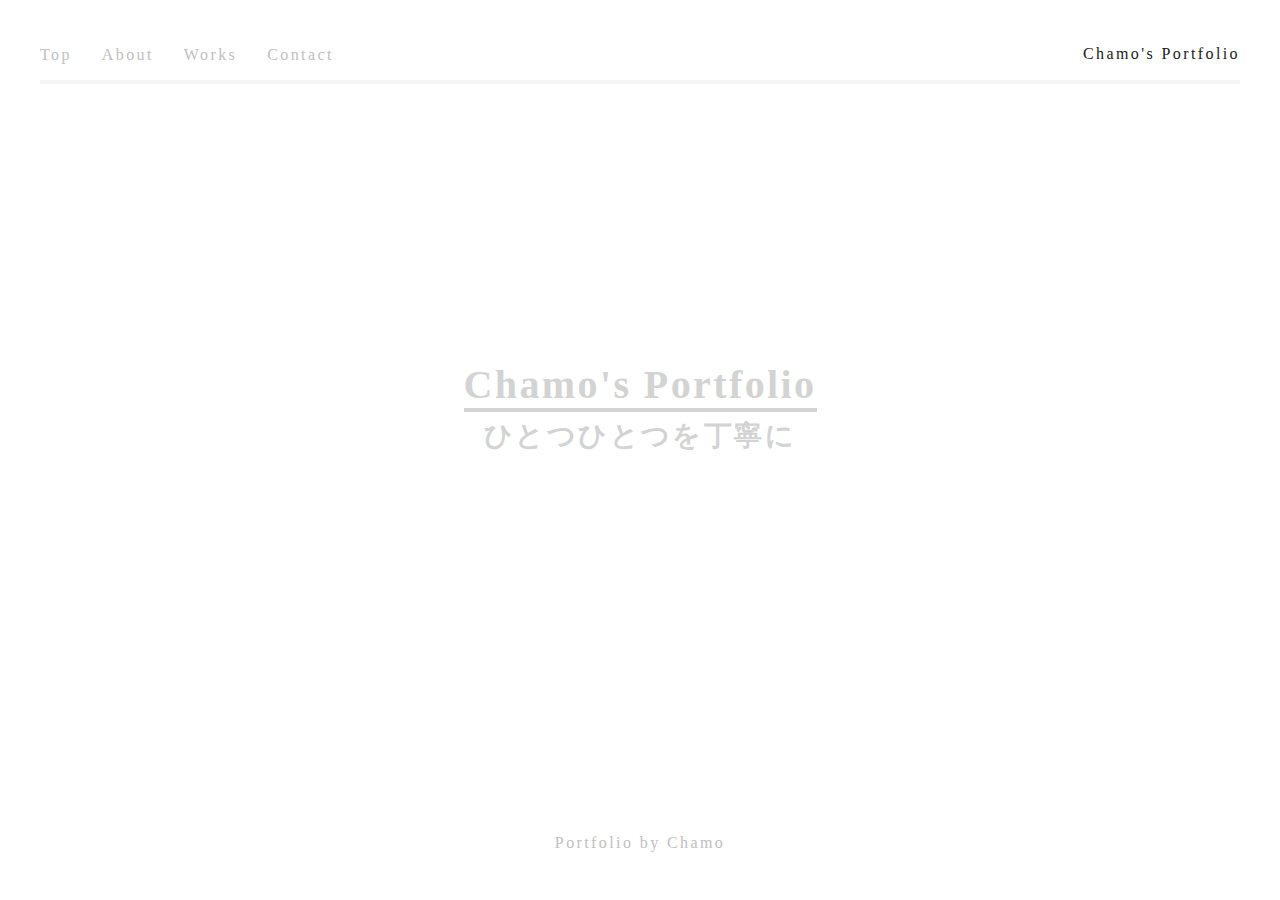
<file: index.html>
<head>
  <meta charset="UTF-8">
  <meta name="viewport" content="width=device-width, initial-scale=1.0">
  <title>chamoのポートフォリオサイト</title>
  <meta name="discription" contents=" 初めまして。こちらはchamoのポートフォリオサイトです。webデザイン、コーディングを中心に皆様により添える活動を目指しております。お困りのことがあればぜひ一度ご連絡ください。">
  <link rel="stylesheet" href="https://chamo11270.github.io/test2/style.css">
  </head>

<body>
  <header>
    <nav class="nav">
      <ul>
        <li><a href="https://chamo11270.github.io/test2/index.html">Top</a></li>
        <li><a href="https://chamo11270.github.io/test2/about.html">About</a></li>
        <li><a href="https://chamo11270.github.io/test2/works.html">Works</a></li>
        <li><a href="https://chamo11270.github.io/test2/contact.html">Contact</a></li>
      </ul>
    </nav>
    <div class="header-logo">Chamo's Portfolio</div>
  </header>


  <main>
    <section class="top-wrapper">
      <h1>Chamo's Portfolio</h1>
      <h2>ひとつひとつを丁寧に</h2>
    </section>
  </main>

  <footer>
    <p>Portfolio by Chamo</p>
  </footer>
</body>

</html>
</file>
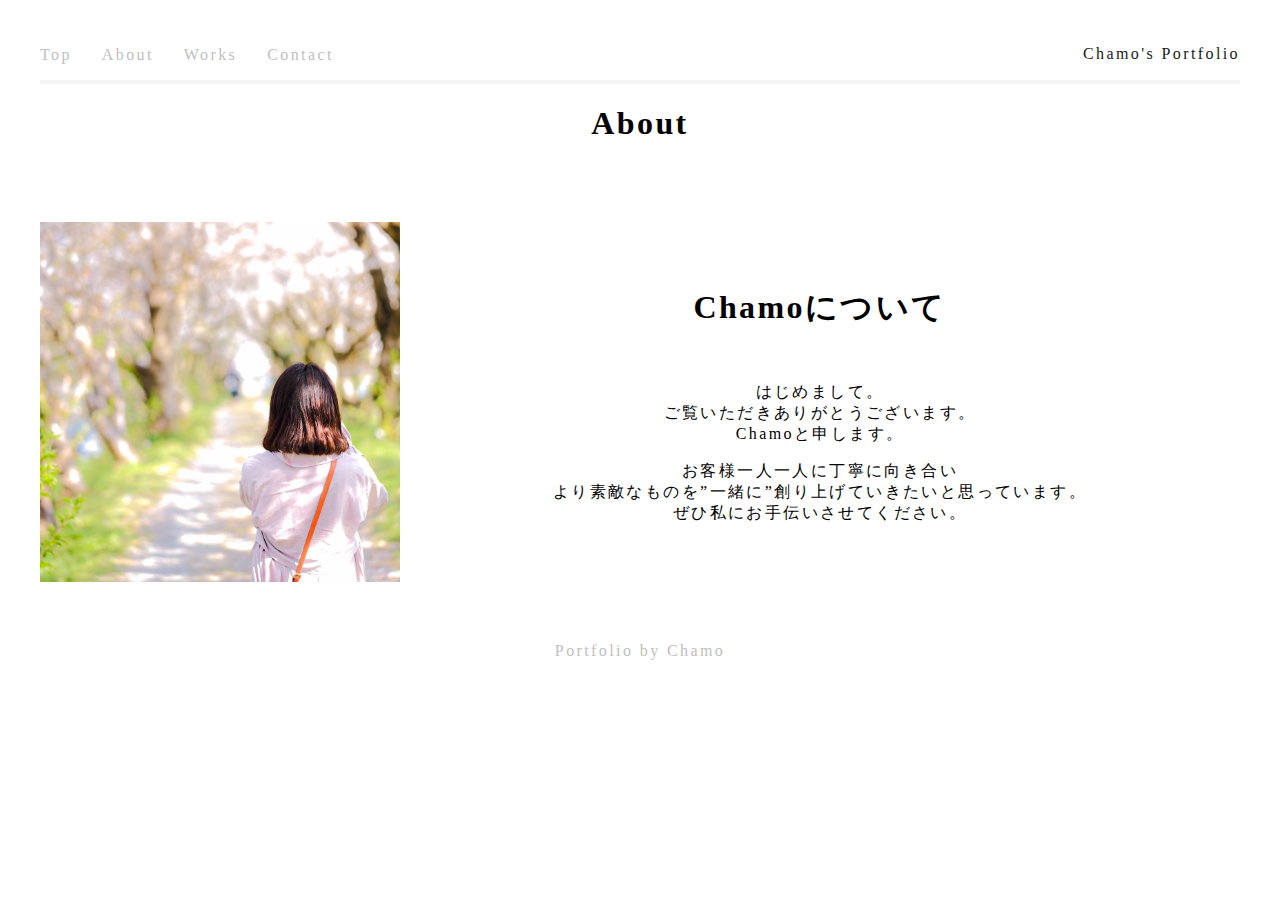
<file: about.html>
<!DOCTYPE html>
<html lang="en">
<head>
  <meta charset="UTF-8">
  <meta name="viewport" content="width=device-width, initial-scale=1.0">
  <title>chamoのポートフォリオサイト--About</title>
  <meta name="discription" contents=" 初めまして。こちらはchamoのポートフォリオサイトです。webデザイン、コーディングを中心に皆様により添える活動を目指しております。お困りのことがあればぜひ一度ご連絡ください。">
  <link rel="stylesheet" href="https://chamo11270.github.io/test2/style.css">
</head>

<body>
  <header>
    <nav class="nav">
      <ul>
        <li><a href="https://chamo11270.github.io/test2/index.html">Top</a></li>
        <li><a href="https://chamo11270.github.io/test2/about.html">About</a></li>
        <li><a href="https://chamo11270.github.io/test2/works.html">Works</a></li>
        <li><a href="https://chamo11270.github.io/test2/contact.html">Contact</a></li>
      </ul>
    </nav>
    <div class="header-logo">Chamo's Portfolio</div>
  </header>

  <section class="about">
    <h1 class="title">About</h1>
    <div class="profile">
    <img src="https://chamo11270.github.io/test2/photo/S__58515460.jpg" alt="プロフィール写真です" width=30%>
    <div class="text">
      <h1>Chamoについて</h1>
      <p>はじめまして。<br>ご覧いただきありがとうございます。<br>Chamoと申します。</p>
      <p>お客様一人一人に丁寧に向き合い<br>より素敵なものを”一緒に”創り上げていきたいと思っています。<br>ぜひ私にお手伝いさせてください。</p>
     </div> 
    </div>
  </section>

  <footer>
    <p>Portfolio by Chamo</p>
  </footer>
</body>
</html>
</file>
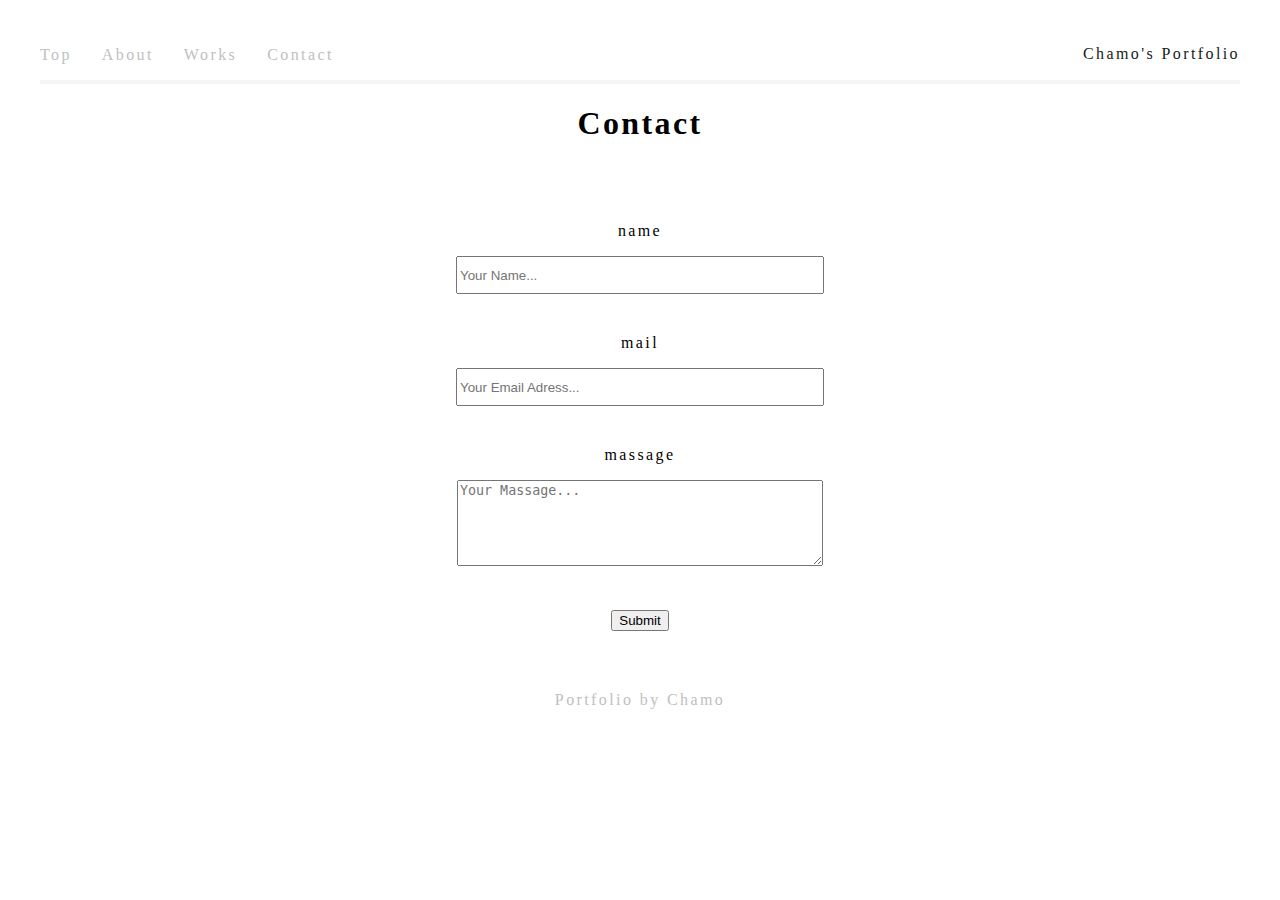
<file: contact.html>
<!DOCTYPE html>
<html lang="en">

<head>
  <meta charset="UTF-8">
  <meta name="viewport" content="width=device-width, initial-scale=1.0">
  <title>chamoのポートフォリオサイト--Contact</title>
  <meta name="discription"
    contents=" 初めまして。こちらはchamoのポートフォリオサイトです。webデザイン、コーディングを中心に皆様により添える活動を目指しております。お困りのことがあればぜひ一度ご連絡ください。">
  <link rel="stylesheet" href="https://chamo11270.github.io/test2/style.css">
</head>

<body>
  <header>
    <nav class="nav">
      <ul>
        <li><a href="https://chamo11270.github.io/test2/index.html">Top</a></li>
        <li><a href="https://chamo11270.github.io/test2/about.html">About</a></li>
        <li><a href="https://chamo11270.github.io/test2/works.html">Works</a></li>
        <li><a href="https://chamo11270.github.io/test2/contact.html">Contact</a></li>
      </ul>
    </nav>
    <div class="header-logo">Chamo's Portfolio</div>
  </header>

  <section class="contact">
    <h1 class="title">Contact</h1>
    <form action="" method="post" name="contact-form"></form>

    <div class="name">
      <p>name</p>
      <input class="input" type="text" placeholder="Your Name...">
    </div>

    <div class="email">
      <p>mail</p>
      <input class="input" type="email" placeholder="Your Email Adress...">
    </div>

    <div class="massage">
      <p>massage</p>
      <textarea name="massage" placeholder="Your Massage..."></textarea>
    </div>

    <div class="submit">
    <input type="submit" value="Submit">
    </div>
    </form>
  </section>

  <footer>Portfolio by Chamo
  </footer>
</body>

</html>
</file>
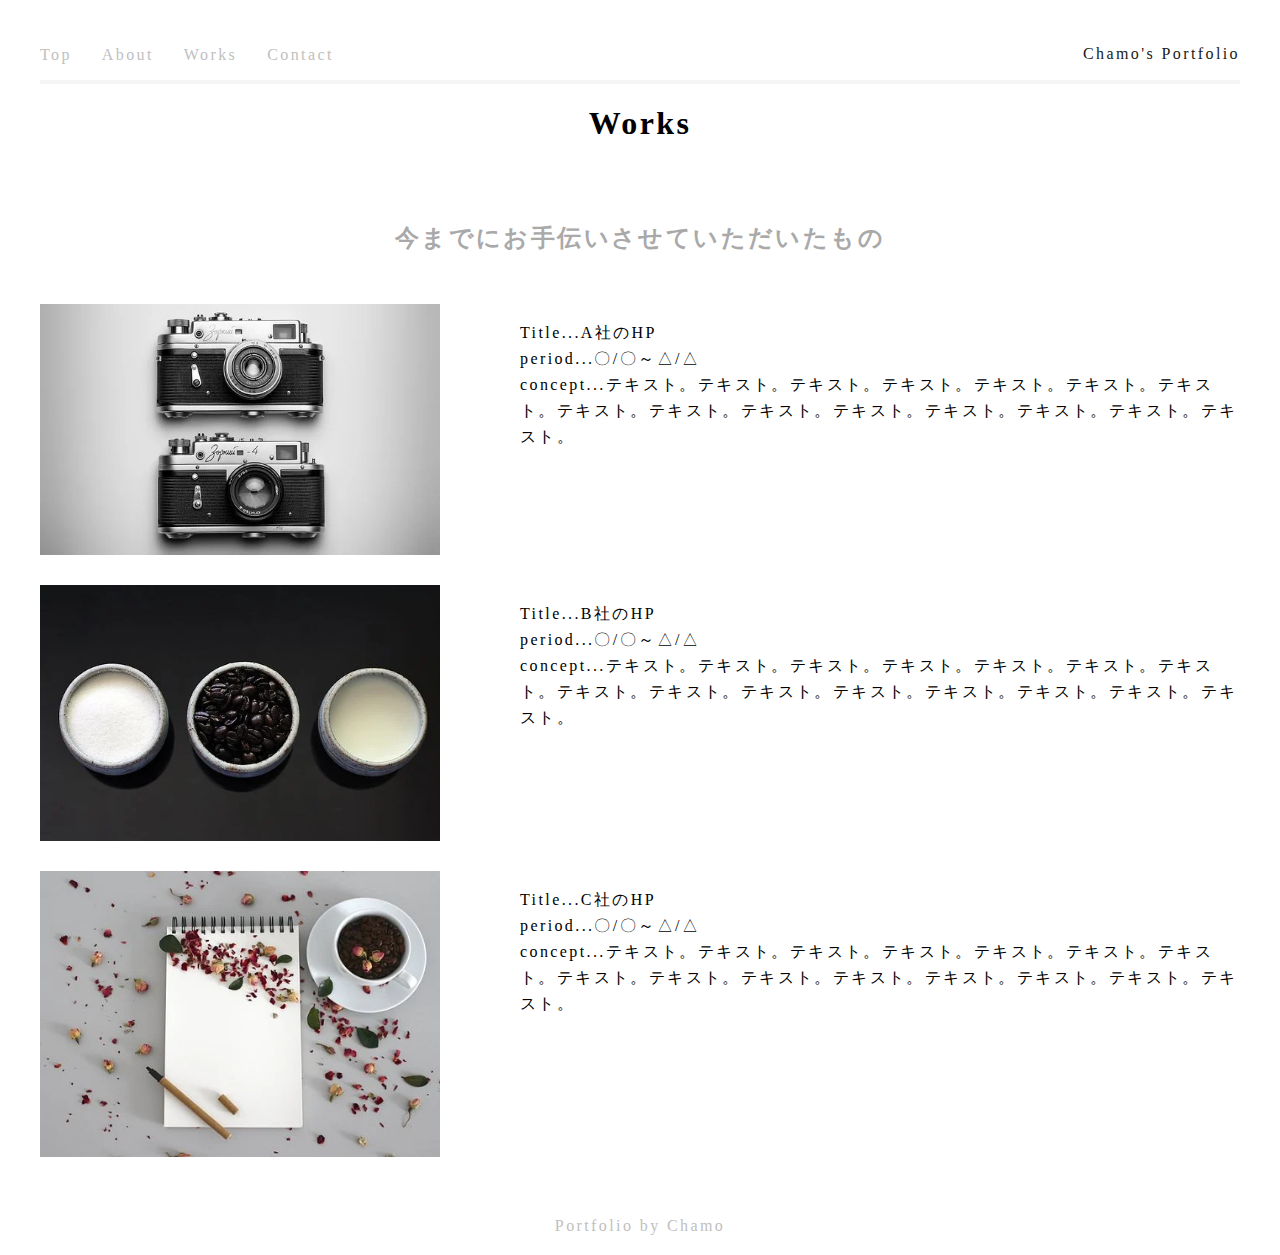
<file: works.html>
<!DOCTYPE html>
<html lang="en">

<head>
  <meta charset="UTF-8">
  <meta name="viewport" content="width=device-width, initial-scale=1.0">
  <title>chamoのポートフォリオサイト--Works</title>
  <meta name="discription"
    contents=" 初めまして。こちらはchamoのポートフォリオサイトです。webデザイン、コーディングを中心に皆様により添える活動を目指しております。お困りのことがあればぜひ一度ご連絡ください。">
  <link rel="stylesheet" href="https://chamo11270.github.io/test2/style.css">
</head>

<body>
  <header>
    <nav class="nav">
      <ul>
        <li><a href="https://chamo11270.github.io/test2/index.html">Top</a></li>
        <li><a href="https://chamo11270.github.io/test2/about.html">About</a></li>
        <li><a href="https://chamo11270.github.io/test2/works.html">Works</a></li>
        <li><a href="https://chamo11270.github.io/test2/contact.html">Contact</a></li>
      </ul>
    </nav>
    <div class="header-logo">Chamo's Portfolio</div>
  </header>

  <section class="works">
    <h1 class="title">Works</h1>
    <h2>今までにお手伝いさせていただいたもの</h2>
    <div class="photos">
      <div class="photo1" href="#"><img src="https://chamo11270.github.io/test2/photo/lens.jpg" alt="HPの画像です" width="400">
        <p>Title...A社のHP<br>period...〇/〇～△/△<br>concept...テキスト。テキスト。テキスト。テキスト。テキスト。テキスト。テキスト。テキスト。テキスト。テキスト。テキスト。テキスト。テキスト。テキスト。テキスト。</p>
      </div>
      <div class="photo2"><img src="https://chamo11270.github.io/test2/photo/coffee-1543243__340.jpg" alt="HPの画像です" width="400">
        <p>Title...B社のHP<br>period...〇/〇～△/△<br>concept...テキスト。テキスト。テキスト。テキスト。テキスト。テキスト。テキスト。テキスト。テキスト。テキスト。テキスト。テキスト。テキスト。テキスト。テキスト。</p>
      </div>
      <div class="photo3"><img src="https://chamo11270.github.io/test2/photo/notebook-3297317__340.jpg" alt="HPの画像です" width="400">
        <p>Title...C社のHP<br>period...〇/〇～△/△<br>concept...テキスト。テキスト。テキスト。テキスト。テキスト。テキスト。テキスト。テキスト。テキスト。テキスト。テキスト。テキスト。テキスト。テキスト。テキスト。</p>
      </div>
    </div>

  </section>

  <footer>
    <p>Portfolio by Chamo</p>
  </footer>
</body>

</html>
</file>
